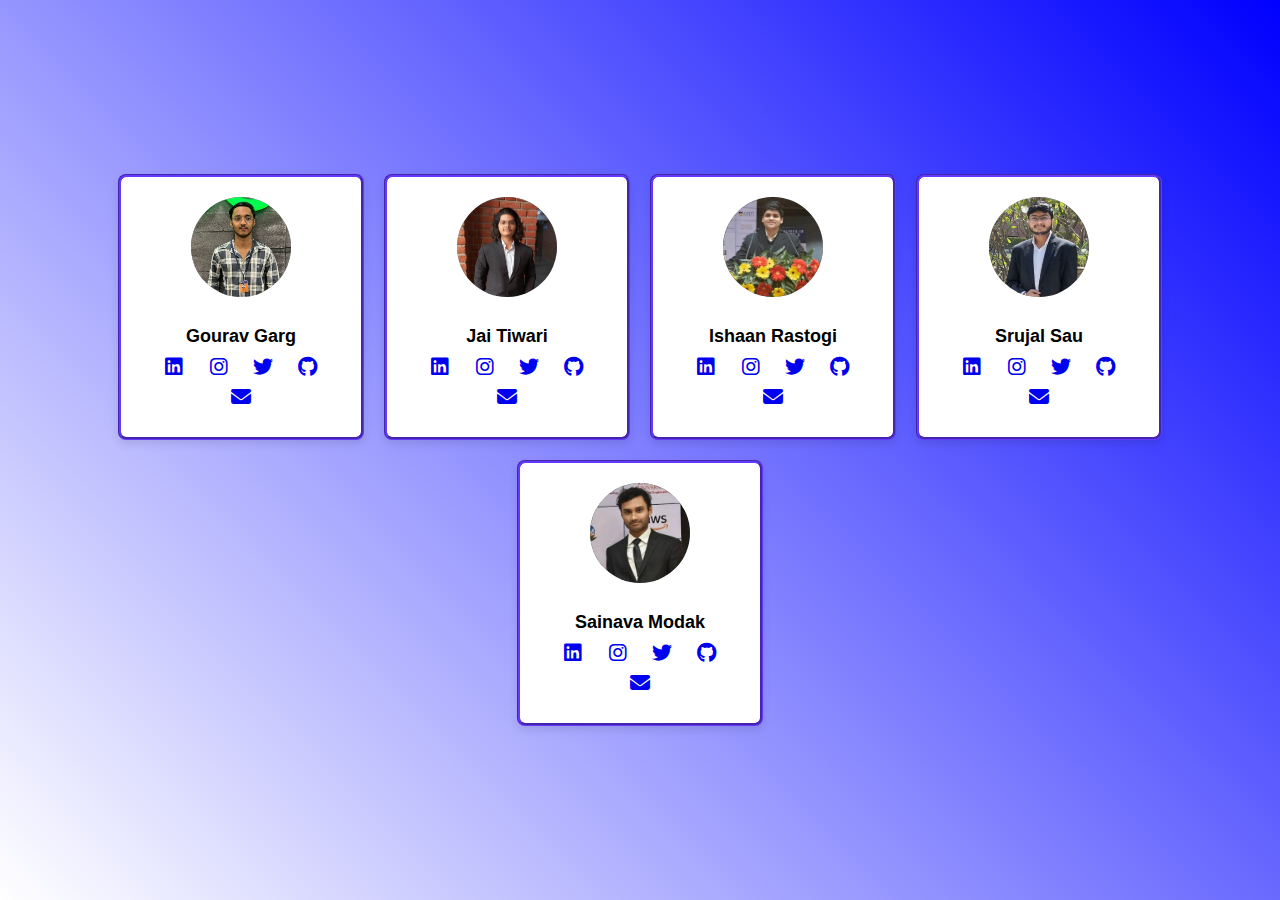
<file: Mini Pages/about_us.html>
<!DOCTYPE html>
<html lang="en">
<head>
    <meta charset="UTF-8">
    <meta name="viewport" content="width=device-width, initial-scale=1.0">
    <title>Profile Cards</title>
    <link rel="stylesheet" href="https://cdnjs.cloudflare.com/ajax/libs/font-awesome/6.5.2/css/all.min.css"/>
    <style>
        body {
    font-family: Arial, sans-serif;
    background:linear-gradient(45deg, white, blue);
    display: flex;
    justify-content: center;
    align-items: center;
    height: 100vh;
    margin: 0;
}

.cards-container {
    display: flex;
    gap: 20px;
    flex-wrap: wrap;
    justify-content: center;
}

.card {
    background-color: #fff;
    border-radius: 8px;
    box-shadow: 0 4px 8px rgba(0, 0, 0, 0.1);
    border-style:groove;
    border-color: #6439FF;
    width: 200px;
    padding: 20px;
    text-align: center;
    transition: transform 0.2s ease;
}

.card:hover {
    transform: scale(1.05);
}

.card img {
    width: 100px;
    height: 100px;
    border-radius: 50%;
    margin-bottom: 15px;
}

.card h3 {
    margin: 10px 0;
    font-size: 18px;
}

.card p {
    margin: 5px 0;
    font-size: 14px;
}

.card img srujal{
    width: 100px;
    height: 100px;
    border-radius: 50%;
    margin-bottom: 15px
}

.social-icons {
    margin-top: 10px;
}

.social-icons a {
    margin: 0 5px;
    display: inline-block;
}

.social-icons i {
    width: 30px;
    height: 30px;
    font-size: 20px;
}

    </style>
</head>
<body>
    <div class="cards-container">
        <!-- Card 1 -->
        <div class="card">
            <img src="/images/gourav.jpg" alt="Profile Photo">
            <h3>Gourav Garg</h3>
            <div class="social-icons">
                <a href="https://www.linkedin.com/in/gourav-garg-b4492227b/"><i class="fa-brands fa-linkedin"></i></a>
                <a href="https://www.instagram.com/gouravgarg7008/?hl=en"><i class="fa-brands fa-instagram"></i></a>
                <a href="#"><i class="fa-brands fa-twitter"></i></a>
                <a href="https://github.com/18gourav"><i class="fa-brands fa-github"></i></a>
                <a href="mailto:gouravgarg993@gmail.com"><i class="fa-solid fa-envelope"></i></a>
            </div>
        </div>
        <!-- Card 2 -->
        <div class="card">
            <img src="/images/jai.jpg" alt="Profile Photo">
            <h3>Jai Tiwari</h3>
            <div class="social-icons">
                <a href="https://www.linkedin.com/in/jai-tiwari-b98656280/"><i class="fa-brands fa-linkedin"></i></a>
                <a href="#"><i class="fa-brands fa-instagram"></i></a>
                <a href="#"><i class="fa-brands fa-twitter"></i></a>
                <a href="https://github.com/JAI0705"><i class="fa-brands fa-github"></i></a>
                <a href="mailto:email2@example.com"><i class="fa-solid fa-envelope"></i></a>
            </div>
        </div>
        <!-- Card 3 -->
        <div class="card">
            <img src="/images/ishaan.jpg" alt="Profile Photo">
            <h3>Ishaan Rastogi</h3>
            <div class="social-icons">
                <a href="www.linkedin.com/in/allfinity"><i class="fa-brands fa-linkedin"></i></a>
                <a href="https://www.instagram.com/tech_finity010/"><i class="fa-brands fa-instagram"></i></a>
                <a href="https://x.com/Tech_Finity"><i class="fa-brands fa-twitter"></i></a>
                <a href="https://github.com/TridentifyIshaan"><i class="fa-brands fa-github"></i></a>
                <a href="mailto:ishaanrastogi19@gmail.com"><i class="fa-solid fa-envelope"></i></a>
            </div>
        </div>

        <!-- Card 4 -->
        <div class="card">
            <img class="srujal" src="/images/srujal.jpg" alt="Profile Photo">
            <h3>Srujal Sau</h3>
            <div class="social-icons">
                <a href="https://www.linkedin.com/in/srujalsau/"><i class="fa-brands fa-linkedin"></i></a>
                <a href="#"><i class="fa-brands fa-instagram"></i></a>
                <a href="#"><i class="fa-brands fa-twitter"></i></a>
                <a href="https://github.com/22srujal"><i class="fa-brands fa-github"></i></a>
                <a href="srujalsau@gmail.com"><i class="fa-solid fa-envelope"></i></a>
            </div>
        </div>
        <!-- Card 5 -->
        <div class="card">
            <img src="/images/sainava.jpg" alt="Profile Photo">
            <h3>Sainava Modak</h3>
            <div class="social-icons">
                <a href="https://www.linkedin.com/in/sainava-modak-212942282/"><i class="fa-brands fa-linkedin"></i></a>
                <a href="#"><i class="fa-brands fa-instagram"></i></a>
                <a href="#"><i class="fa-brands fa-twitter"></i></a>
                <a href="https://github.com/Sainava"><i class="fa-brands fa-github"></i></a>
                <a href="sainava.modak@gmail.com"><i class="fa-solid fa-envelope"></i></a>
            </div>
        </div>
    </div>        
    </div></body>
</html>
</file>
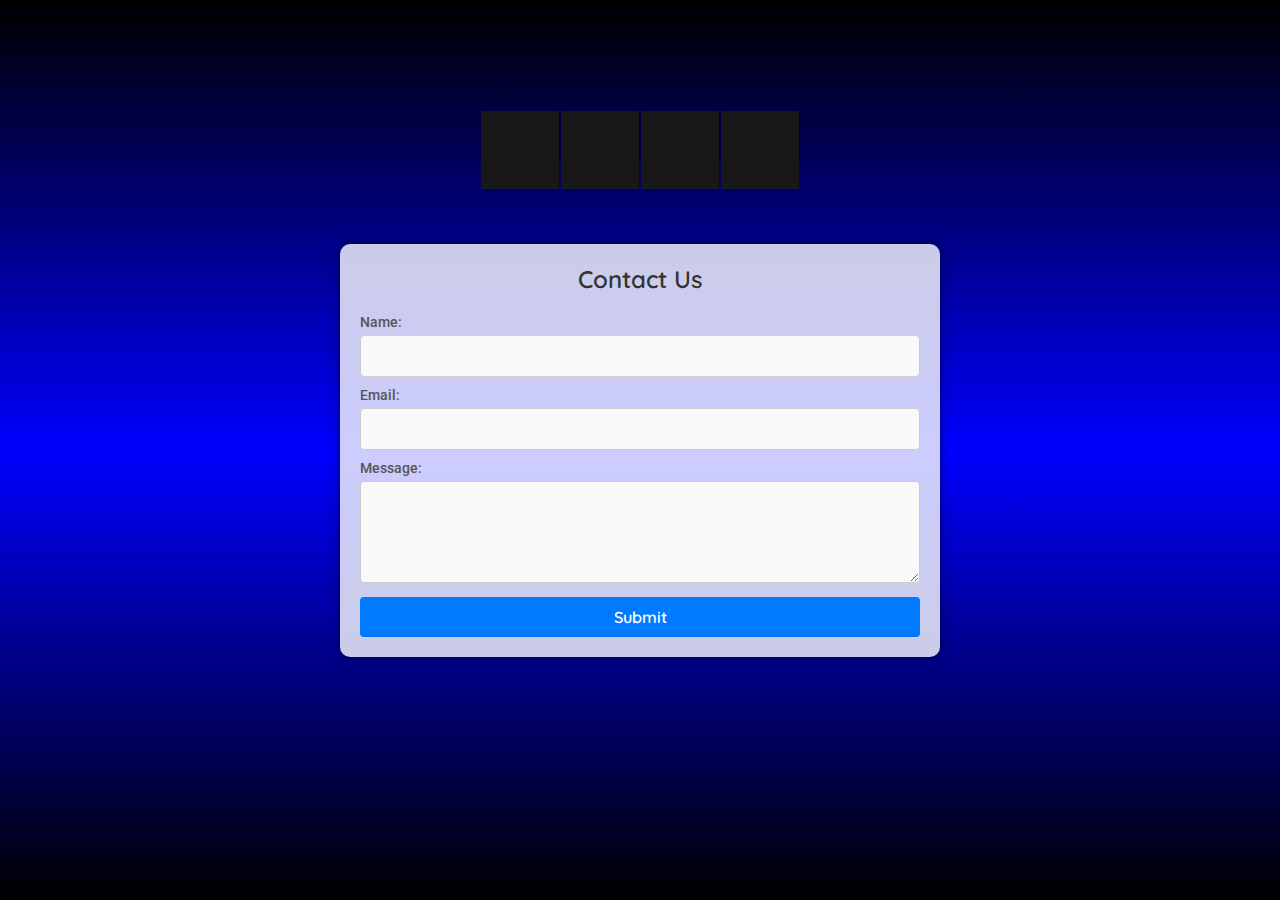
<file: Mini Pages/contact_us.html>
<!DOCTYPE html>
<html lang="en">
<head>
    <meta charset="UTF-8">
    <meta name="viewport" content="width=device-width, initial-scale=1.0">
    <title>Contact Us</title>
    <style>
        @import url('https://fonts.googleapis.com/css2?family=Quicksand:wght@300;400;500;600;700&display=swap');
        @import url('https://fonts.googleapis.com/css2?family=Roboto:wght@400;500;700&display=swap'); /* New font import */

        * {
            margin: 0;
            padding: 0;
            box-sizing: border-box;
            font-family: 'Quicksand', sans-serif;
        }

        /* Animation Background */
        body {
            display: flex;
            justify-content: center;
            align-items: center;
            min-height: 100vh;
            background: #000;
        }

        section {
            position: absolute;
            width: 100vw;
            height: 100vh;
            display: flex;
            justify-content: center;
            align-items: center;
            gap: 2px;
            flex-wrap: wrap;
            overflow: hidden;
        }

        section::before {
            content: '';
            position: absolute;
            width: 100%;
            height: 100%;
            background: linear-gradient(#000000, blue, #000);
            animation: animate 5s linear infinite;
        }

        @keyframes animate {
            0% {
                transform: translateY(-100%);
            }
            100% {
                transform: translateY(100%);
            }
        }

        section span {
            position: relative;
            display: block;
            width: calc(6.25vw - 2px);
            height: calc(6.25vw - 2px);
            background: #181818;
            z-index: 2;
            transition: 1.5s;
            top: -300px;
        }

        /* Hover Effect for each square block*/
        section span:nth-child(1):hover {
            background: #6439FF ; /* Red */
            transition: 1s;
        }

        section span:nth-child(2):hover {
            background: #4F75FF; /* Green */
            transition: 1s;
        }

        section span:nth-child(3):hover {
            background: #00CCDD; /* Blue */
            transition: 1s;
        }

        section span:nth-child(4):hover {
            background: #7CF5FF ; /* Yellow */
            transition: 1s;
        }

        /* Contact Form Styling */
        .contact-form {
            position: absolute;
            z-index: 3;
            background-color: rgba(255, 255, 255, 0.8);
            padding: 20px;
            border-radius: 10px;
            box-shadow: 0 0 10px rgba(0, 0, 0, 0.5);
            width: 50%; /* Default width for larger screens */
            max-width: 600px; /* Maximum width */
        }

        .contact-form h2 {
            margin-bottom: 20px;
            text-align: center;
            font-size: 24px;
            font-weight: 600;
            color: #333;
        }

        .contact-form label {
            display: block;
            margin-bottom: 5px;
            font-size: 14px;
            font-weight: 500;
            color: #555;
            font-family: 'Roboto', sans-serif; /* New font family */
        }

        .contact-form input, .contact-form textarea {
            width: 100%;
            padding: 10px;
            margin-bottom: 10px;
            border: 1px solid #ccc;
            border-radius: 4px;
            font-size: 16px;
            background-color: #f9f9f9;
            transition: border-color 0.3s, box-shadow 0.3s;
        }

        .contact-form input:focus, .contact-form textarea:focus {
            border-color: #007BFF;
            box-shadow: 0 0 5px rgba(0, 123, 255, 0.5);
            outline: none;
        }

        .contact-form button {
            width: 100%;
            padding: 10px;
            background-color: #007BFF;
            border: none;
            color: white;
            border-radius: 4px;
            cursor: pointer;
            font-size: 16px;
            font-weight: 600;
        }

        /* Hover Effect */
        .contact-form button:hover {
            background-color: #0056b3;
        }

        /* Responsive Design */
        @media (max-width: 768px) {
            .contact-form {
                width: 80%;
                padding: 15px;
            }

            .contact-form h2 {
                font-size: 1.5em;
            }

            .contact-form input, .contact-form textarea {
                font-size: 14px;
                padding: 8px;
            }

            .contact-form button {
                padding: 8px;
            }
        }

        @media (max-width: 480px) {
            .contact-form {
                width: 90%;
                padding: 10px;
            }

            .contact-form h2 {
                font-size: 1.2em;
            }

            .contact-form input, .contact-form textarea {
                font-size: 12px;
                padding: 6px;
            }

            .contact-form button {
                padding: 6px;
            }
        }
    </style>
</head>
<body>

    <!-- Animated Background Section -->
    <section>
        <span></span>
        <span></span>
        <span></span>
        <span></span>

        <!-- Contact Form -->
        <div class="contact-form">
            <h2>Contact Us</h2>
            <form action="/submit" method="POST">
                <label for="name">Name:</label>
                <input type="text" id="name" name="name" required>
                
                <label for="email">Email:</label>
                <input type="email" id="email" name="email" required>
                
                <label for="message">Message:</label>
                <textarea id="message" name="message" rows="4" required></textarea>
                
                <button type="submit">Submit</button>
            </form>
        </div>
    </section>

</body>
</html>
</file>
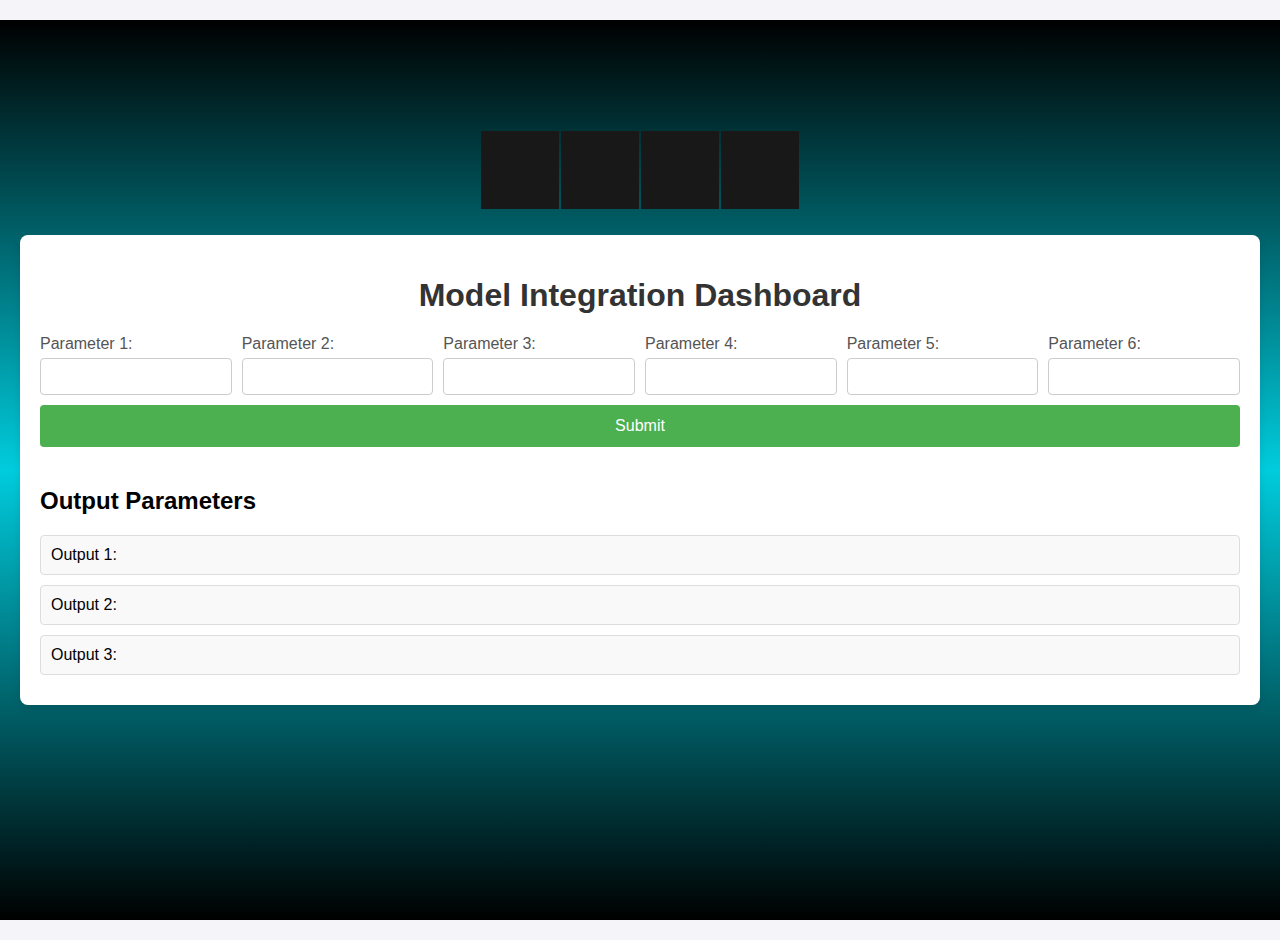
<file: Mini Pages/dashboard.html>
<!DOCTYPE html>
<html lang="en">
<head>
    <meta charset="UTF-8">
    <meta name="viewport" content="width=device-width, initial-scale=1.0">
    <title>Model Integration Dashboard</title>
    <style>
        @import url('https://fonts.googleapis.com/css2?family=Quicksand:wght@300;400;500;600;700&display=swap');
        
        body {
            font-family: 'Segoe UI', Tahoma, Geneva, Verdana, sans-serif;
            background-color: #f4f4f9;
            margin: 0;
            padding: 20px;
            display: flex;
            justify-content: center;
            align-items: center;
            height: 100vh;
            position: relative;
            overflow: hidden;
        }
        .container {
            max-width: 1200px;
            background-color: #fff;
            padding: 20px;
            border-radius: 8px;
            box-shadow: 0 4px 8px rgba(0, 0, 0, 0.1);
            z-index: 2;
            display: flex;
            flex-direction: column;
            align-items: center;
        }
        h1 {
            text-align: center;
            color: #333;
        }
        .parameter-group {
            display: flex;
            justify-content: center;
            margin-bottom: 10px;
            width: 100%;
        }
        .parameter {
            flex: 1;
            margin-right: 10px;
        }
        .parameter:last-child {
            margin-right: 0;
        }
        .parameter label {
            display: block;
            margin-bottom: 5px;
            color: #555;
        }
        .parameter input {
            width: 100%;
            padding: 10px;
            border: 1px solid #ccc;
            border-radius: 4px;
            box-sizing: border-box;
        }
        .output {
            margin-top: 20px;
            width: 100%;
        }
        .output div {
            margin-bottom: 10px;
            padding: 10px;
            background-color: #f9f9f9;
            border: 1px solid #ddd;
            border-radius: 4px;
        }
        .submit-btn {
            display: block;
            width: 100%;
            padding: 12px;
            background-color: #4CAF50;
            color: white;
            border: none;
            border-radius: 4px;
            cursor: pointer;
            font-size: 16px;
        }
        .submit-btn:hover {
            background-color: #45a049;
        }
        @media (max-width: 1200px) {
            .parameter-group {
                flex-direction: column;
            }
            .parameter {
                margin-right: 0;
                margin-bottom: 10px;
            }
            .parameter:last-child {
                margin-bottom: 0;
            }
        }

        /* Animation Background */
        section {
            position: absolute;
            width: 100vw;
            height: 100vh;
            display: flex;
            justify-content: center;
            align-items: center;
            gap: 2px;
            flex-wrap: wrap;
            overflow: hidden;
        }

        section::before {
            content: '';
            position: absolute;
            width: 100%;
            height: 100%;
            background: linear-gradient(#000000, #00CCDD, #000);
            animation: animate 5s linear infinite;
        }

        @keyframes animate {
            0% {
                transform: translateY(-100%);
            }
            100% {
                transform: translateY(100%);
            }
        }

        section span {
            position: relative;
            display: block;
            width: calc(6.25vw - 2px);
            height: calc(6.25vw - 2px);
            background: #181818;
            z-index: 1;
            transition: 1.5s;
            top: -300px;
        }

        /* Hover Effect for each square block */
        section span:nth-child(1):hover {
            background: #6439FF; /* Red */
            transition: 1s;
        }

        section span:nth-child(2):hover {
            background: #4F75FF; /* Green */
            transition: 1s;
        }

        section span:nth-child(3):hover {
            background: #00CCDD; /* Blue */
            transition: 1s;
        }

        section span:nth-child(4):hover {
            background: #7CF5FF; /* Yellow */
            transition: 1s;
        }
    </style>
</head>
<body>
    <!-- Animated Background Section -->
    <section>
        <span></span>
        <span></span>
        <span></span>
        <span></span>
    </section>

    <div class="container">
        <h1>Model Integration Dashboard</h1>
        <form id="modelForm">
            <div class="parameter-group">
                <div class="parameter">
                    <label for="param1">Parameter 1:</label>
                    <input type="number" id="param1" name="param1" step="0.0000001" required>
                </div>
                <div class="parameter">
                    <label for="param2">Parameter 2:</label>
                    <input type="number" id="param2" name="param2" step="0.0000001" required>
                </div>
                <div class="parameter">
                    <label for="param3">Parameter 3:</label>
                    <input type="number" id="param3" name="param3" step="0.0000001" required>
                </div>
                <div class="parameter">
                    <label for="param4">Parameter 4:</label>
                    <input type="number" id="param4" name="param4" step="0.0000001" required>
                </div>
                <div class="parameter">
                    <label for="param5">Parameter 5:</label>
                    <input type="number" id="param5" name="param5" step="0.0000001" required>
                </div>
                <div class="parameter">
                    <label for="param6">Parameter 6:</label>
                    <input type="number" id="param6" name="param6" step="0.0000001" required>
                </div>
            </div>
            <button type="submit" class="submit-btn">Submit</button>
        </form>
        <div class="output" id="output">
            <h2>Output Parameters</h2>
            <div id="output1">Output 1: <span></span></div>
            <div id="output2">Output 2: <span></span></div>
            <div id="output3">Output 3: <span></span></div>
        </div>
    </div>
    <script>
        document.getElementById('modelForm').addEventListener('submit', function(event) {
            event.preventDefault();
            // Here you would typically send the input values to your model and get the output
            // For demonstration, we'll just set some dummy output values
            document.querySelector('#output1 span').textContent = '0.1234567';
            document.querySelector('#output2 span').textContent = '0.2345678';
            document.querySelector('#output3 span').textContent = '0.3456789';
        });
    </script>
</body>
</html>
</file>
